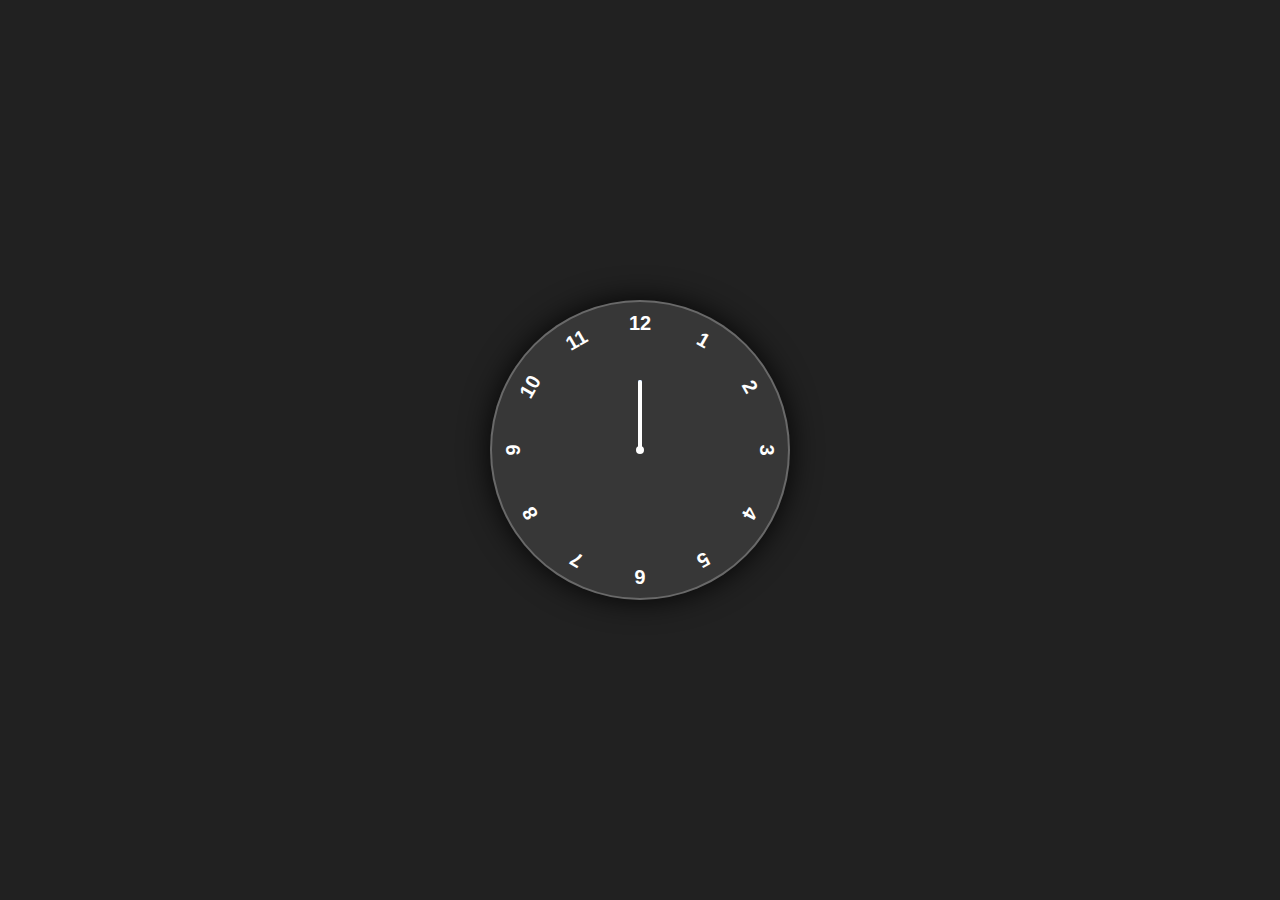
<file: Analog Clock/index.html>
<!DOCTYPE html>
<html lang="en">
<head>
  <meta charset="UTF-8">
  <meta name="viewport" content="width=device-width, initial-scale=1.0">
  <link rel="stylesheet" href="style.css">
  <title>Analog Clock</title>
</head>
<body>
  <div class="container">
      <div class="clock">
        <div style="--clr: #ff3d58; --h: 74px" id="hour" class="hand">
          <i></i>
        </div>
        <div style="--clr: #00a6ff; --h: 84px" id="min" class="hand">
          <i></i>
        </div>
        <div style="--clr: #ffffff; --h: 94px" id="sec" class="hand">
          <i></i>
        </div>

     <span style="--i:1;"><b>1</b></span> 
     <span style="--i:2;"><b>2</b></span> 
     <span style="--i:3;"><b>3</b></span> 
     <span style="--i:4;"><b>4</b></span> 
     <span style="--i:5;"><b>5</b></span> 
     <span style="--i:6;"><b>6</b></span> 
     <span style="--i:7;"><b>7</b></span> 
     <span style="--i:8;"><b>8</b></span> 
     <span style="--i:9;"><b>9</b></span> 
     <span style="--i:10;"><b>10</b></span> 
     <span style="--i:11;"><b>11</b></span> 
     <span style="--i:12;"><b>12</b></span> 


    </div>
  </div>
  
</body>
<script src="script.js"></script>
</html>
</file>
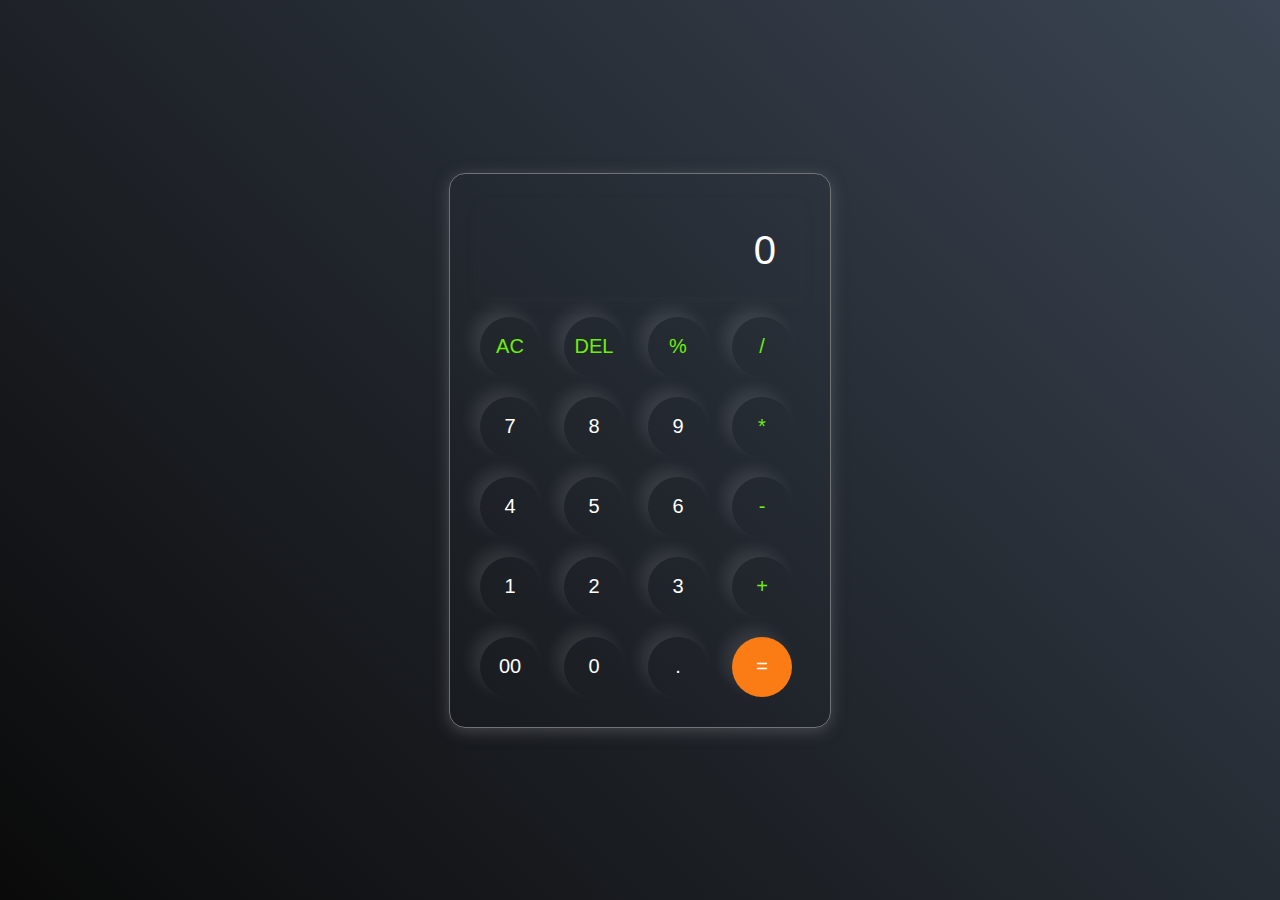
<file: Calculator/index.html>
<!DOCTYPE html>
<html lang="en">
<head>
  <meta charset="UTF-8">
  <meta name="viewport" content="width=device-width, initial-scale=1.0">
  <link rel="stylesheet" href="style.css">
  <title>Calculator</title>
</head>
<body>
  <div class="calculator">
    <input type="text" placeholder="0" id="inputBox">
    <div>
      <button class="operator">AC</button>
      <button class="operator">DEL</button>
      <button class="operator">%</button>
      <button class="operator">/</button>
    </div>
    
    <div>
      <button>7</button>
      <button>8</button>
      <button>9</button>
      <button class="operator">*</button>
    </div>
  
    <div>
      <button>4</button>
      <button>5</button>
      <button>6</button>
      <button class="operator">-</button>
    </div>
    
    <div>
      <button>1</button>
      <button>2</button>
      <button>3</button>
      <button class="operator">+</button>
    </div>
    
    <div> 
      <button>00</button>
      <button>0</button>
      <button>.</button>
      <button class="equalBtn">=</button>
    </div>
  </div>

  <script src="script.js"></script>
</body>
</html>
</file>
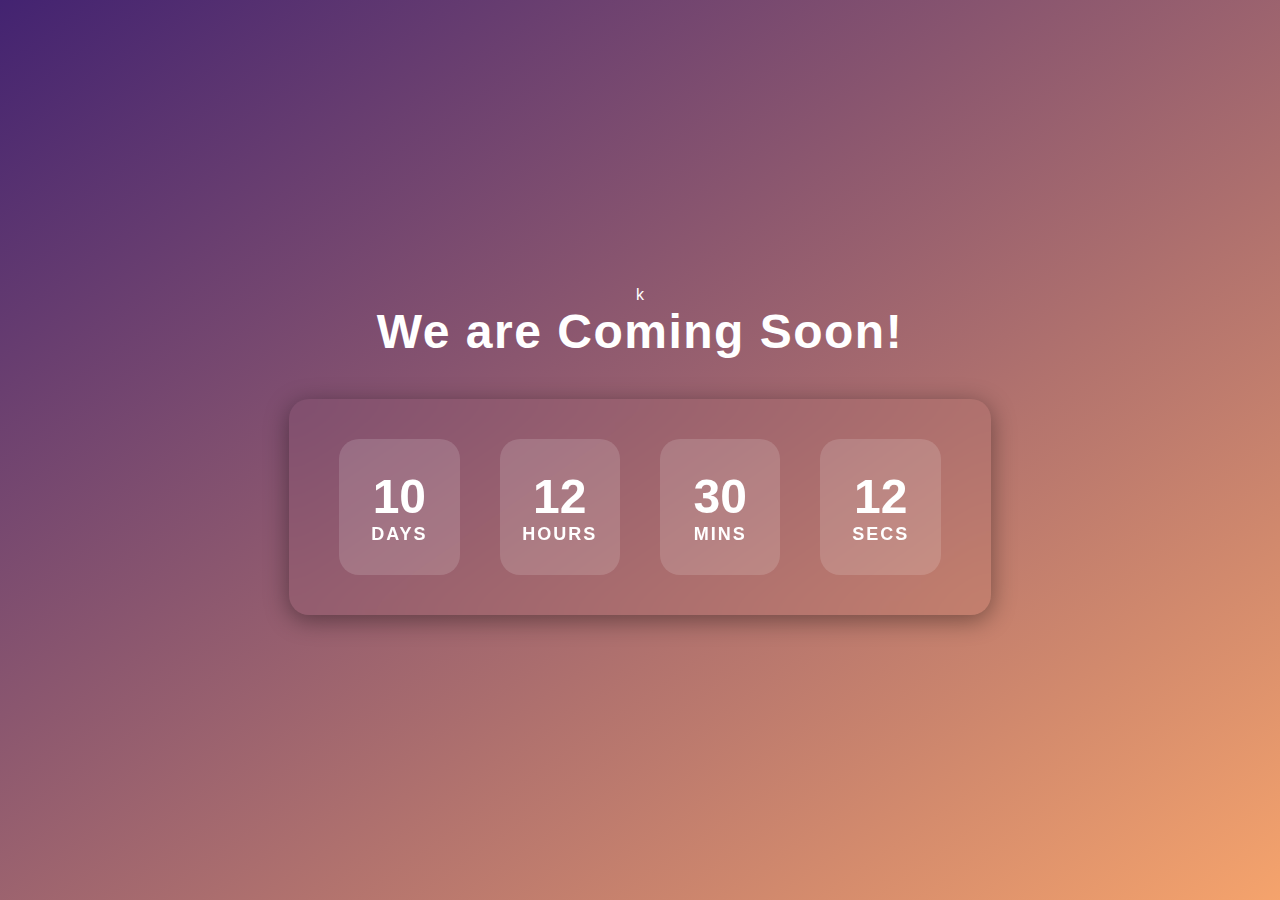
<file: Countdown/index.html>
<!DOCTYPE html>
<html lang="en">
<head>
  <meta charset="UTF-8">
  <meta name="viewport" content="width=device-width, initial-scale=1.0">
  <link rel="stylesheet" href="style.css">k
  <title>Countdown Timer</title>
</head>
<body>
  <h1>We are Coming Soon!</h1>
  <div class="countdown">
    <div class="timer">
       <span class="time" id="days">10</span>
       <span class="label"> Days </span>
    </div>
    <div class="timer">
       <span class="time" id="hours">12</span>
       <span class="label"> Hours </span>
    </div>
    <div class="timer">
       <span class="time" id="mins">30</span>
       <span class="label"> Mins </span>
    </div>
    <div class="timer">
       <span class="time" id="secs">12</span>
       <span class="label"> Secs </span>
    </div>
  </div>

  
</body>
<script src="script.js"></script>
</html>
</file>
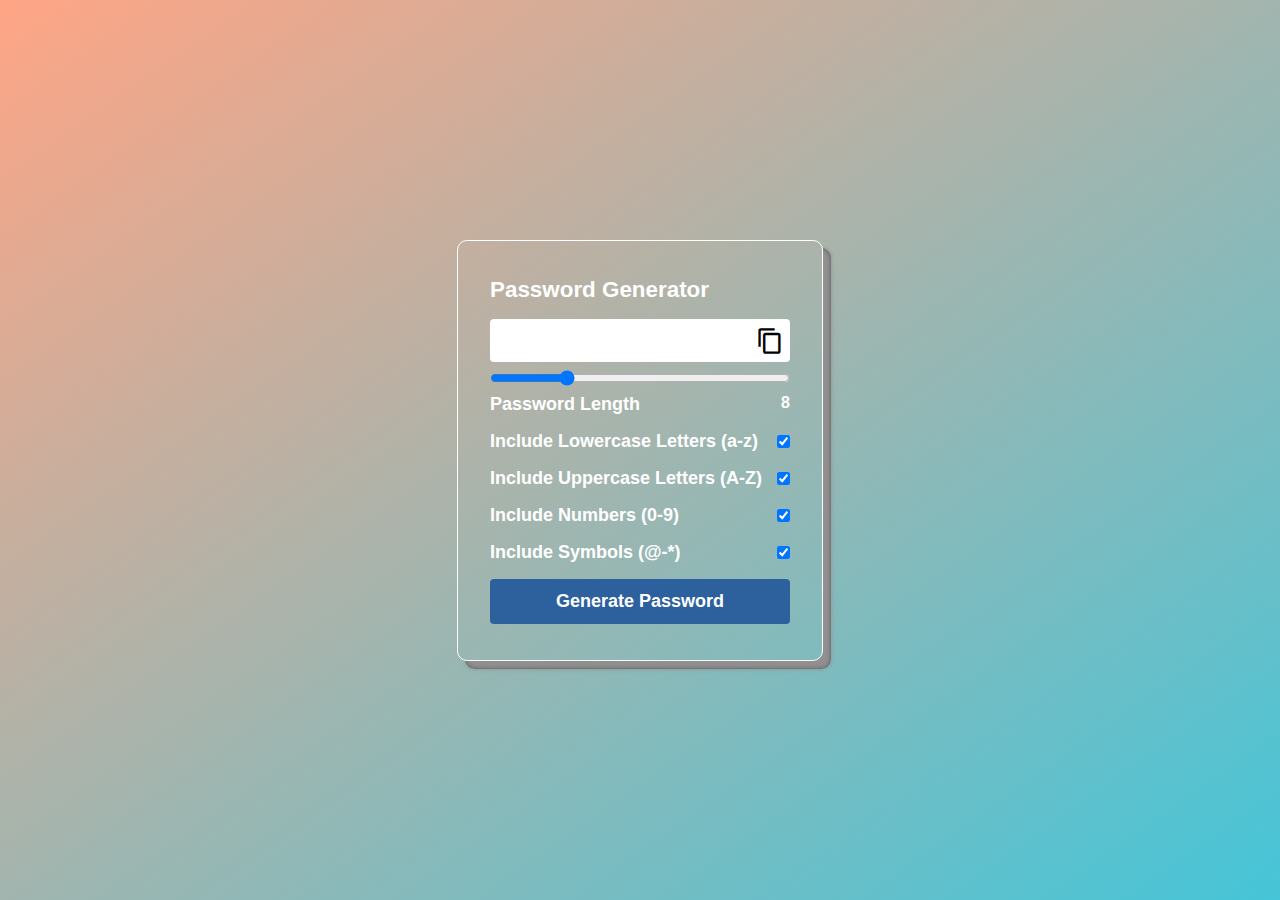
<file: PassGen/index.html>
<!DOCTYPE html>
<html lang="en">
  <head>
    <meta charset="UTF-8" />
    <meta http-equiv="X-UA-Compatible" content="IE=edge" />
    <meta name="viewport" content="width=device-width, initial-scale=1.0" />
    <link rel="stylesheet" href="style.css" />
    <link
      href="https://fonts.googleapis.com/icon?family=Material+Icons"
      rel="stylesheet"
    />

    <title>Password Generator | JavaScript Project</title>
  </head>
  <body>
    <div class="container">
      <h1>Password Generator</h1>

      <div class="inputBox">
        <input type="text" class="passBox" id="passBox" disabled />
        <span class="material-icons" id="copyIcon">content_copy</span>
      </div>

      <input type="range" min="1" max="30" value="8" id="inputSlider" />

      <div class="row">
        <p>Password Length</p>
        <span id="sliderValue"></span>
      </div>

      <div class="row">
        <label for="lowercase">Include Lowercase Letters (a-z)</label>
        <input type="checkbox" name="lowercase" id="lowercase" checked/>
      </div>

      <div class="row">
        <label for="uppercase">Include Uppercase Letters (A-Z)</label>
        <input type="checkbox" name="uppercase" id="uppercase" checked/>
      </div>

      <div class="row">
        <label for="numbers">Include Numbers (0-9)</label>
        <input type="checkbox" name="numbers" id="numbers" checked/>
      </div>

      <div class="row">
        <label for="symbols">Include Symbols (@-*)</label>
        <input type="checkbox" name="symbols" id="symbols" checked/>
      </div>

      <button type="button" class="genBtn" id="genBtn">
        Generate Password
      </button>
    </div>

    <script src="script.js"></script>
  </body>
</html>
</file>
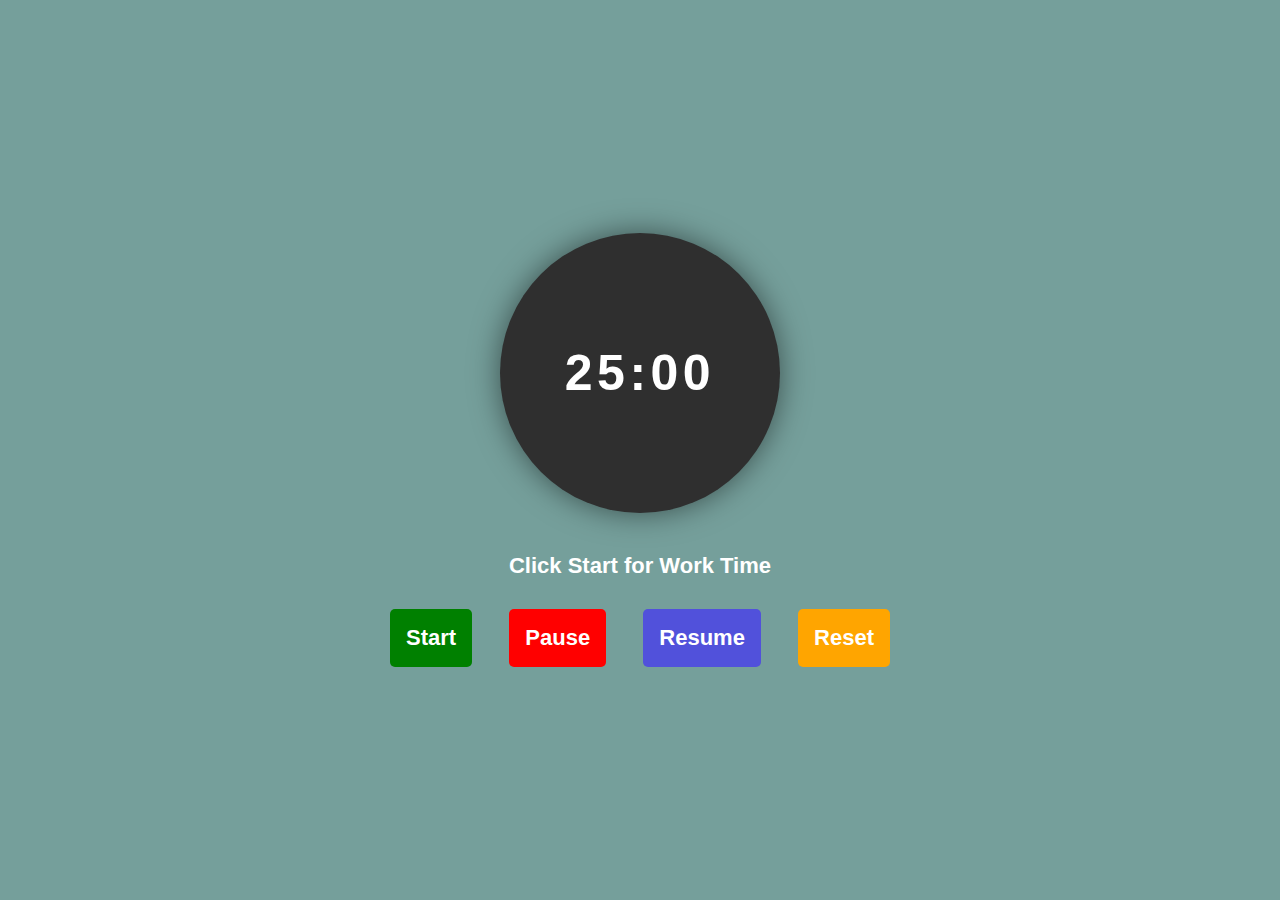
<file: Pomodoro/index.html>
<!DOCTYPE html>
<html lang="en">
<head>
  <meta charset="UTF-8">
  <meta name="viewport" content="width=device-width, initial-scale=1.0">
  <link rel="stylesheet" href="style.css">
  <title>Pomodoro</title>
</head>
<body>

<div class="container">
  <div class="timer">25:00</div>
  <h1 class="title">Click Start for Work Time</h1>

  <div class="buttons">
    <button class="startBtn" style="--clr: #008000">Start</button>
    <button class="pauseBtn" style="--clr: #ff0000">Pause</button>
    <button class="resumeBtn" style="--clr:#5151db">Resume</button>
    <button class="resetBtn" style="--clr: #ffa500">Reset</button>
  </div>

  <div class="pomoCountsDisplay">
    <!-- <span class="count">0</span>
    <p>Pomodoros Completed</p> -->
  </div>
</div>

<script src="script.js"></script>
</body>
</html>
</file>
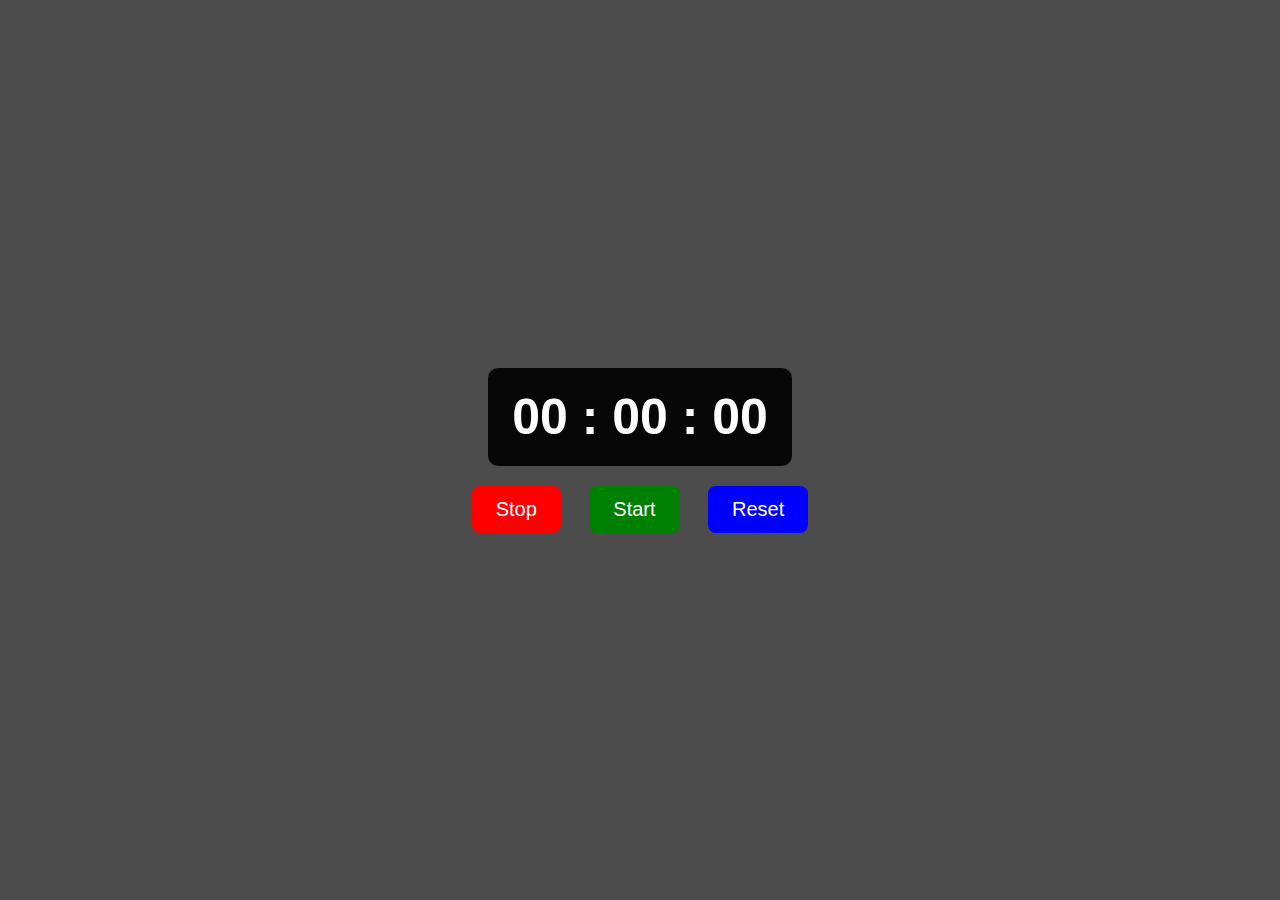
<file: STOPWATCH/index.html>
<!DOCTYPE html>
<html lang="en">
<head>
    <meta charset="UTF-8">
    <meta http-equiv="X-UA-Compatible" content="IE=edge">
    <meta name="viewport" content="width=device-width, initial-scale=1.0">
    <link rel="stylesheet" href="style.css">
    <title>Stopwatch</title>
</head>
<body>
    <div class="stopwatch">
        <div class="timerDisplay">00 : 00 : 00</div>
    </div>

    <div class="buttons">
        <button id="stopBtn" class="btn" style="--clr:red;">Stop</button>

        <button id="startBtn" class="btn" style="--clr:green">Start</button>

        <button id="resetBtn" class="btn" style="--clr:blue">Reset</button>
    </div>

    <script src="script.js"></script>
</body>
</html>
</file>
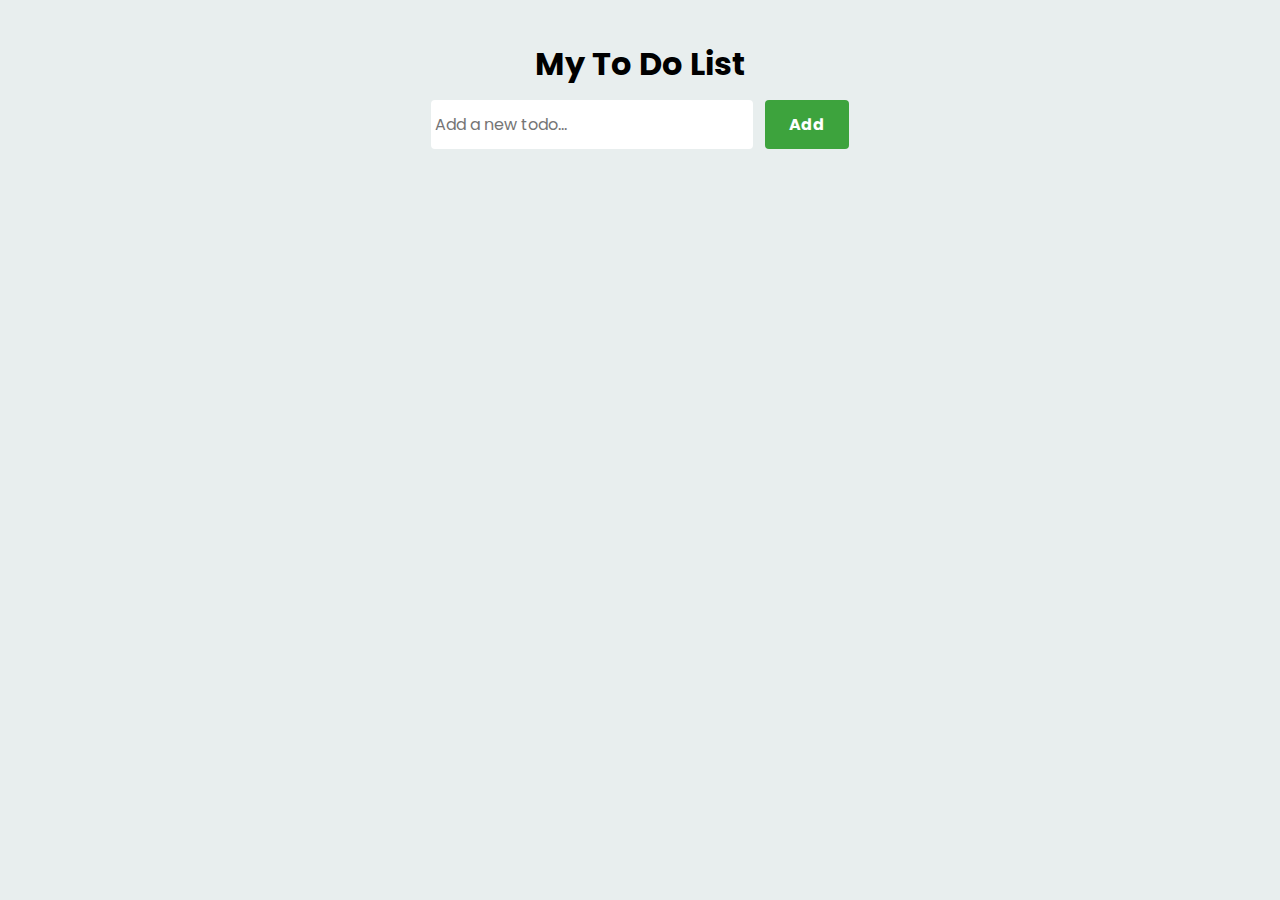
<file: To Do List/index.html>
<!DOCTYPE html>
<html lang="en">
<head>
  <meta charset="UTF-8">
  <meta name="viewport" content="width=` , initial-scale=1.0">
  <link rel="stylesheet" href="style.css">
  <title>Document</title>
</head>
<body>
  <div class="container">
    <div class="input-container">
      <h1> My To Do List </h1>
      <input type="text" placeholder="Add a new todo..." id="inputBox">
      <input type="button" value="Add"
       id="addBtn">
    </div>

    <ul class="todoList" id="todoList">
      <!-- <li><p>Task1</p></li> -->
    </ul>
    </div>
  
</body><script src="script.js"></script>
</html>
</file>
<file: Analog Clock/style.css>
*{
  margin: 0;
  padding: 0;
  box-sizing: border-box;
  font-family: sans-serif;
  color: #ffffff;
}

body{
  display: flex;
  justify-content: center;
  align-items: center;
  min-height: 100vh;
  background-color: #212121;
}

.container{
  position: relative;

}
.clock{
  width: 300px;
  height: 300px;
  border-radius: 50%;
  background-color: rgba(255, 255,  255, 0.1);
  border: 2px solid rgba(255, 255,  255, 0.25);
  box-shadow: 0px 0px 30px rgba(0, 0, 0, 0.9);
  display: flex;
  justify-content: center;
  align-items: center;
}

.clock span{
  position: absolute;
  transform: rotate(calc(30deg * var(--i)));
  inset: 12px;
  text-align: center;
}

.clock span b{
 transform: rotate(calc(-30deg * var(-i)));
 display: inline-block;
 font-size: 20px;
 }

 .clock::before{
  content: '';
  position: absolute;
  height: 8px;
  width: 8px;
  border-radius: 50%;
  background-color: #ffffff;
  z-index: 2;
 }
 .hand{
 position: absolute;
 display: flex;
 justify-content: center;
 align-items: flex-end;
 }

 .hand i{
  position: absolute;
  background-color: var(--clr);
  width: 4px;
  height: 70px;
  border-radius: 8px;

 }
</file>
<file: Calculator/style.css>
*{
  margin: 0;
  padding: 0;
  box-sizing: border-box;
}
body{
  width: 100%;
  height: 100vh;
  display: flex;
  justify-content: center;
  align-items: center;
  background: linear-gradient(45deg, #0a0a0a, #3a4452);
}

.calculator{
 border: 1px solid #717377;
 padding: 20px;
 border-radius: 16px;
 background: transparent;
 box-shadow: 0px 3px 15px rgba(113, 115, 119, 0.5);

}

input{
  width: 320px;
  border: none;
  padding: 24px;
  margin: 10px;
  background: transparent;
  box-shadow: 0px 3px 15px rgba(84, 84 ,84, 0.1);
  font-size: 40px;
  text-align: right;
  cursor: pointer;
  color: #ffffff;

}

input::placeholder{
  color: #ffffff;
}

button{
   border: none;
   width: 60px;
   height: 60px;
   margin: 10px;
   border-radius: 50%;
   background: transparent;
   color: #ffffff;
   font-size: 20px;
   box-shadow: -8px -8px 15px rgba(255,255,255, 0.1);
   cursor: pointer;
}

.equalBtn{
  background-color: #fb7c14;
}

.operator{
   color: #6dee0a;
}
</file>
<file: Countdown/style.css>
*{
  margin: 0;
  padding: 0;
  box-sizing: border-box;
  font-family: sans-serif;
}

body {
  width: 100%;
  height: 100vh;
  display: flex;
  justify-content: center;
  align-items: center;
  flex-direction: column;
  background: linear-gradient(145deg, #432371, #f5a36c );
  color: #fff;
  }

h1{
  font-size: 48px;
  margin-bottom: 40px;
  letter-spacing: 1.5px;

}

.countdown {
  display: flex;
  justify-content: center;
  align-items: center;
  box-shadow: 0 5px 25px rgba(0, 0, 0, 0.4);
  padding: 40px 30px;
  border-radius: 20px;
  backdrop-filter: blur(20px);
}
.timer {
  background-color: rgba(255,255,255, 0.15);
  padding: 30px;
  margin: 0 20px;
   border-radius: 20px;
  display: flex;
  flex-direction: column;
  justify-content: center;
  align-items: center;
  width: 100%;
   min-width: 100px;
   max-width: 160px;
   height: 100%;
   transition: background-color 0.2  ease-in-out;
}

.timer .time{
  font-size: 48px;
  font-weight: 700;
}
.timer .label{
  font-size: 18px;
  font-weight: 700;
  text-transform: uppercase;
  letter-spacing: 2px;
  text-shadow: 1x 1px #fff;
}

.timer:hover{
  background-color: rgba(255,255,255, 0.25);
}

@media screen and (max-width:1024px){
 h1{
  font-size: 38px;
 }
  .countdown{
    flex-wrap: wrap;

  }

.timer {
  max-height: 150px;
  margin: 20px;
}
}
</file>
<file: PassGen/style.css>
*{
  margin: 0;
  padding: 0;
  box-sizing: border-box;
  font-family: sans-serif;
  font-weight: 600;
}

body{
  max-width: 100vw;
  min-height: 100vh;
  display: flex;
  justify-content: center;
  align-items: center;
  background: linear-gradient(to right bottom,#ffa585, #45c5d8);
   color: #fff;
}

.container{
  border: 0.5px solid #fff;
  border-radius: 10px;
  padding: 28px 32px;
  display: flex;
  flex-direction: column;
  background: transparent;
  box-shadow: 8px 8px 4px #909090, 8px 8px 0px
  #575757;
}

.container h1{
  font-size: 1.4rem;
  margin-block: 8px;
}
.inputBox{
   position: relative;
}
.inputBox span{
  position: absolute;
  top: 16px;
  right: 6px;
  color: #000;
  font-size: 28px;
  cursor: pointer;
  z-index: 2;
}

.passBox{
  background-color: #fff;
  border: none;
  outline: none;
  padding: 10px;
  width: 300px;
  border-radius: 4px;
  font-size: 20px;
  margin-block: 8px;
  text-overflow: ellipsis;
}

.row{
  display: flex;
 margin-block: 8px;
}

.row p, .row label{
  flex-basis: 100%;
  font-size: 18px;
}

.row input[type="checbox"]{
  width: 20px;
  height: 20px;
}
.genBtn{
   border: none;
   outline: none;
   background-color: #2c619e;
   padding: 12px 24px;
   color: #fff;
   font-size: 18px;
   margin-block: 8px;
   font-weight: 700;
   cursor: pointer;
   border-radius: 4px;
}

.genBtn:hover{
   background-color: #0066ff;

}
</file>
<file: Pomodoro/style.css>
*{
  margin: 0;
  padding: 0;
  box-sizing: border-box;
  font-family: Verdana, Geneva, Tahoma, sans-serif;
}

body{
  background-color: #759f9b;
  color: #fff;
}

.container{
  width: 100%;
  height: 100vh;
  display: flex;
  flex-direction: column;
  justify-content: center;
  align-items: center;
}

.timer{
  font-size: 50px;
  font-weight: 600;
  margin-bottom: 30px;
  letter-spacing: 4.5px;
  box-shadow: 0px 0px 30px rgba(0,0,0,0.5);
  background-color: #2f2f2f;
  width: 280px;
  height: 280px;
  border-radius: 50%;
  display: grid;
  place-items: center;
}

.container h1{
  font-size: 22px;
  margin: 10px 0 30px 0;
}

.buttons{
   width: 100%;
   max-width: 500px;
   display: flex;
   justify-content: space-between;
   align-items: center;
}

.buttons button{
 font-size: 22px;
 font-weight: 700;
 padding: 16px;
 border-radius: 5px;
 border: none;
 cursor: pointer;
 background-color: var(--clr);
 color: #fff;
 transition: transform 0.4s ease-in-out;
}

.buttons button:hover{
  transform: scale(1.1);
}

.pomoCountDisplay{
 display: none;
 justify-content: center;
 align-items: center;
 flex-direction: column;
 margin-top: 30px;
 animation: swipe-up 1s ease-in-out;
}

.pomoCountDisplay span{
 font-size: 50px;
 font-weight: 700;
 color: #fff;
}

.pomoCountDisplay p {
 font-size: 20px;
 font-weight: 600;
}

@keyframes swipe-up {
 0%{
   opacity: 0;
   transform: translateY(50%);
 }
 100%{
   opacity: 1;
   transform: translateY(0);
 }
}

@media screen and (max-width:520px){
  .container{
   margin-block: 40px;
 }

.timer{
 width: 220px;
 height: 220px;
 font-size: 40px;
}
.buttons{
 justify-content: center;
 flex-wrap: wrap;
}
.buttons button{
 width: 40%;
 margin: 10px;
}
}
</file>
<file: STOPWATCH/style.css>
*{
    margin: 0;
    padding: 0;
    box-sizing: border-box;
    font-family: Verdana, Geneva, Tahoma, sans-serif;
}

body{
    background-color: rgba(0, 0, 0, 0.7);
    color: #ffffff;
    display: flex;
    justify-content: center;
    align-items: center;
    min-height: 100vh;
    flex-direction: column;
}

.stopwatch{
    background-color: rgba(0, 0, 0, 0.9);
    padding: 20px 24px;
    border-radius: 10px;
}

.timerDisplay{
    font-size: 50px;
    font-weight: 600;
}

.buttons{
    margin-top: 20px;
}

.btn{
    font-size: 20px;
    background: none;
    border: none;
    color: #fff;
    background-color: var(--clr);
    padding: 12px 24px;
    margin-inline: 12px;
    border-radius: 8px;
    cursor: pointer;
}
</file>
<file: To Do List/style.css>
@import url('https://fonts.googleapis.com/css2?family=Poppins&display=swap');


*{
  margin: 0;
  padding: 0;
  box-sizing: border-box;
  font-family: 'Poppins', sans-serif;

}
body{
  background-color: rgb(232, 238, 238);
}

.container{
  display: flex;
  flex-direction: column;
 justify-content: center;
 align-items: center;
 margin-top: 20px;
}

.input-container{
 width: 100%;
 max-width: 500px;
 text-align: center;
padding: 20px; 
}

 .input-container input{
 border: none;
 outline: none;
 padding: 12px 4px;
 margin-block: 12px;
 border-radius: 4px;
 font-size: 16px;
}

.input-container input[type="text"]{
  width: 70%;
}


.input-container input[type="button"]{
   background-color: #3da33d;
   color: white;
   font-weight: 700;
   margin-left: 8px;
   cursor: pointer;
   padding: 12px 24px;
}
.input-container input[type="button"]:hover{
  background-color: #60b160;
}

ul{
 width: 100%;
 max-width: 450px;
 

}
ul li{
 list-style-type: none;
 cursor: pointer;
 margin-block-end: 12px;
 border-radius: 8px;
 border: 0.125px solid #a19f9f;
 padding: 6px 12px;
 background-color: #ffffff;
 display: flex;
 align-items: center;
 justify-content: space-between;
 transition:  background-color  0.5s;
}

ul li:hover{
  background-color: #cbcaca;

}

ul li p{
  flex-grow: 1;
  padding: 2px;

}

.btn{
  border: none;
  outline: none;
  font-size: 16px;
  background: none;
  font-weight: 600;
  cursor: pointer;
  padding: 8px;

}

.deleteBtn{
  color: red;
  }

.editBtn{
  color: #008000;
}
</file>
